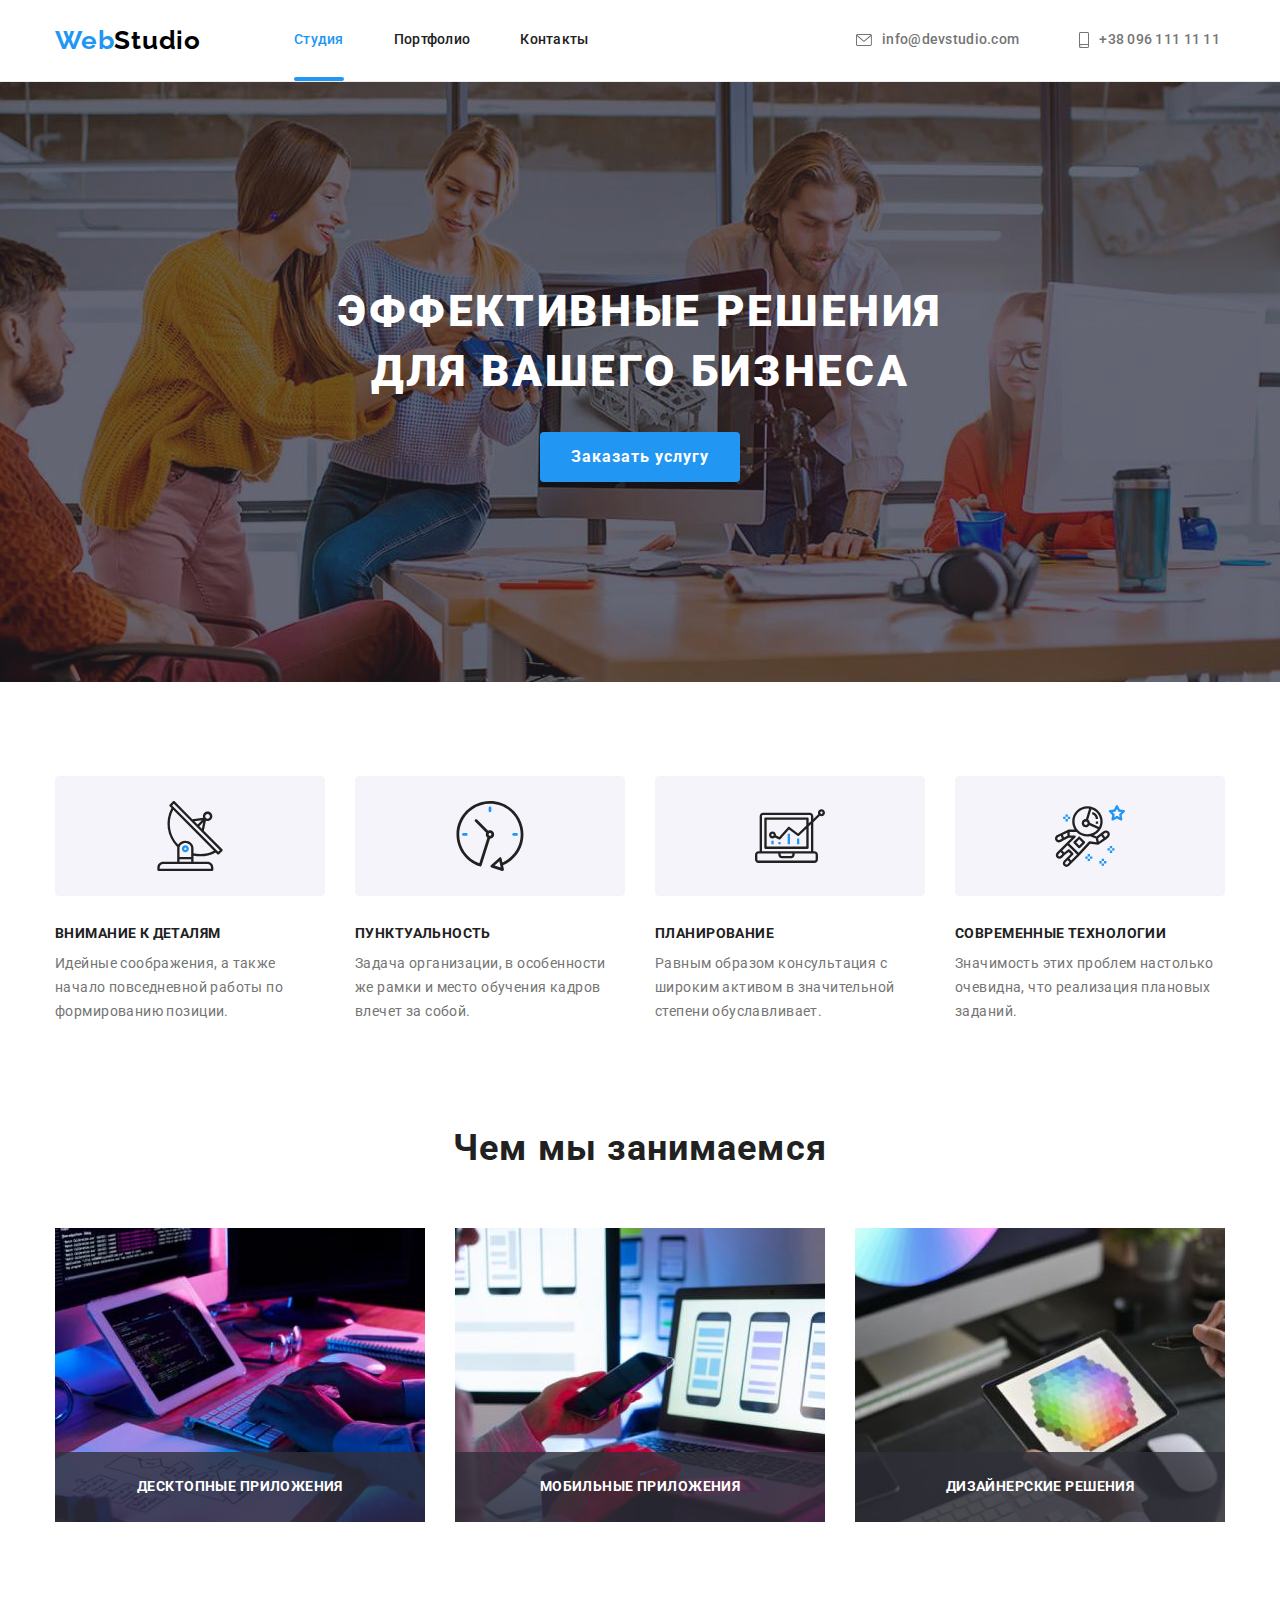
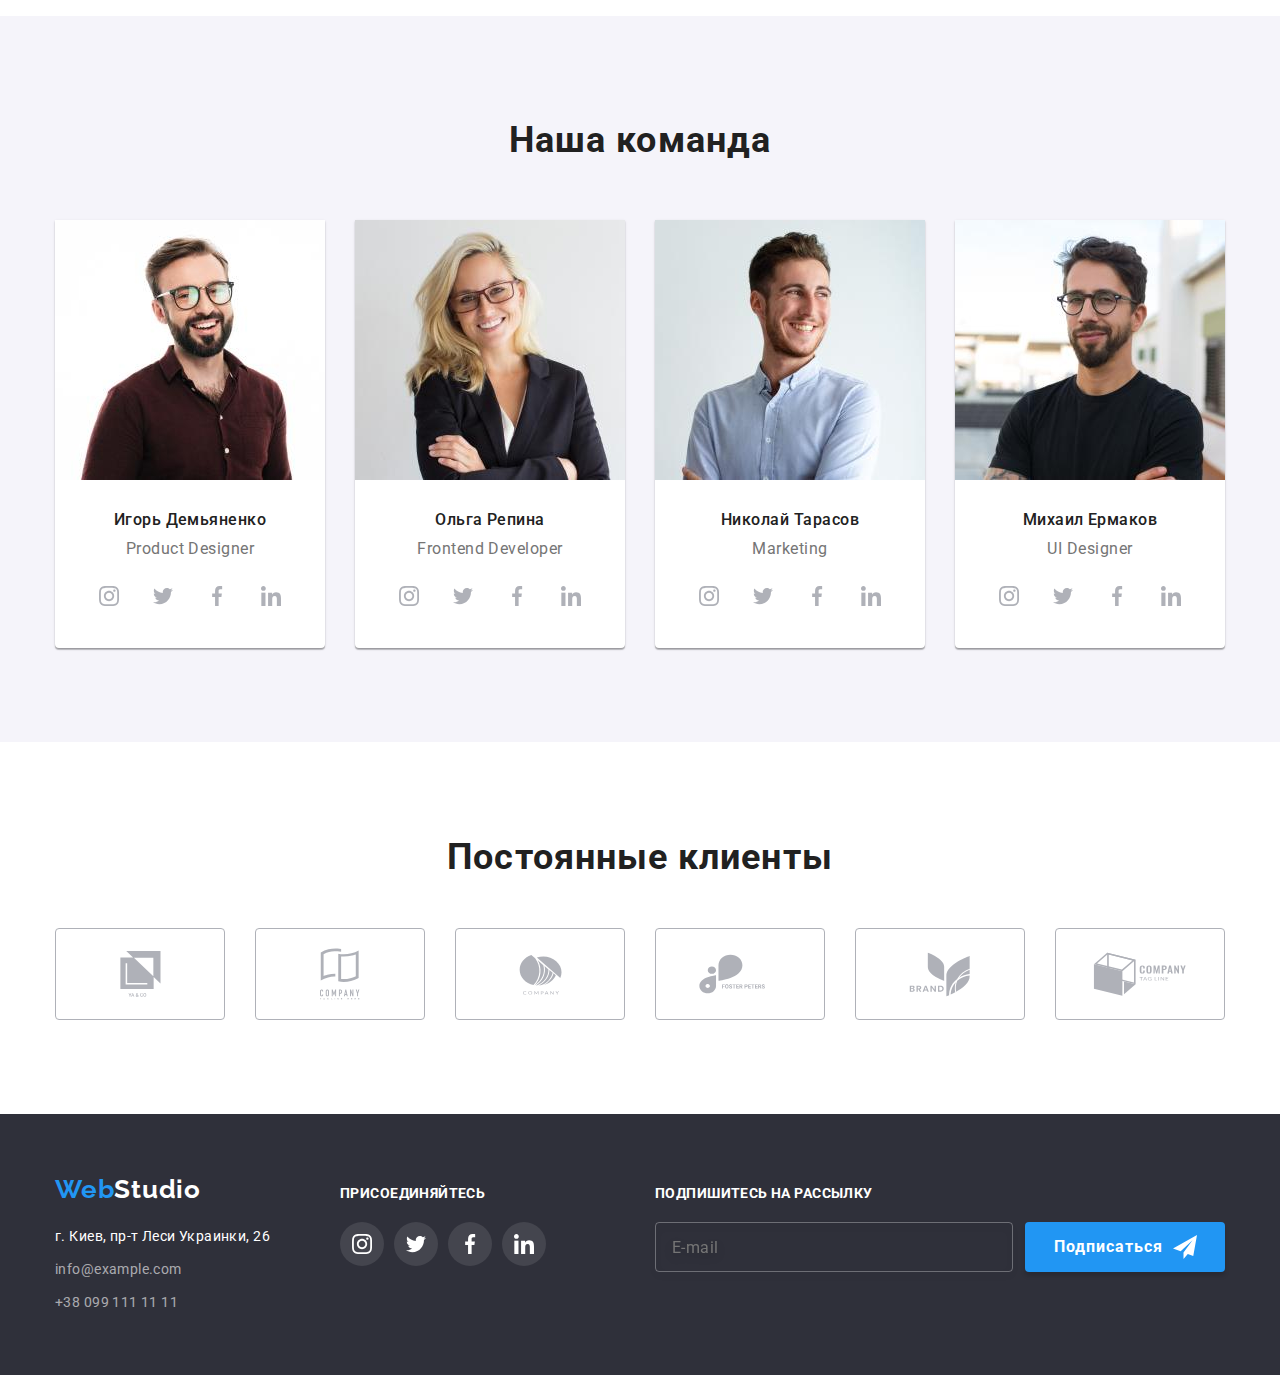
<file: index.html>
<!DOCTYPE html>
<html lang="ru">
<head>
    <meta charset="UTF-8">
    <meta http-equiv="X-UA-Compatible" content="IE=edge">
    <meta name="viewport" content="width=device-width, initial-scale=1.0">
    <title>WebStudio</title>
    <link rel="preconnect" href="https://fonts.googleapis.com">
    <link rel="preconnect" href="https://fonts.gstatic.com" crossorigin>
    <link href="https://fonts.googleapis.com/css2?family=Raleway:wght@700&family=Roboto:wght@400;500;700;900&display=swap"
        rel="stylesheet">
    <link rel="stylesheet" href="https://cdnjs.cloudflare.com/ajax/libs/modern-normalize/1.1.0/modern-normalize.css">
    <link rel="stylesheet" href="./css/styles.css">
</head>
<body>
    <!-- HEADER -->
    <header>
        <div class="container">
            <a class="link logo-header" href="" target="_blank" rel="noopener noreferrer" lang="en"><span
                    class="logo-web">Web</span>Studio</a>
            <nav class="nav">
                <ul class="list">
                    <li class="item">
                    <div class="nav-current">
                        <a class="link nav-item current" href="./index.html" rel="noopener noreferrer">Студия</a>
                    </div>    
                    </li>
                    <li class="item"><a class="link nav-item" href="./portfolio.html" rel="noopener noreferrer">Портфолио</a></li>
                    <li class="item"><a class="link nav-item" href="" rel="noopener noreferrer">Контакты</a></li>
                </ul>
            </nav>
            <ul class="list contacts">
                <li class="item"><a class="link header-contact" href="mailto:info@devstudio.com">
                    <svg class="icon-envelope" width="16" height="12">
                        <use href="./images/icon.svg#icon-envelope"></use>
                    </svg>
                    info@devstudio.com</a>
                </li>
                <li class="item"><a class="link header-contact" href="tel:+380961111111">
                    <svg class="icon-smartphone" width="10" height="16">
                        <use href="./images/icon.svg#icon-smartphone"></use>
                    </svg>
                    +38 096 111 11 11</a></li>
            </ul>
        </div>
    </header>

    <!-- MAIN SECTION -->
    <main>
        <!-- HERO -->
        <section class="hero">
           <div class="container">
                <h1 class="hero-title">Эффективные решения для вашего бизнеса</h1>
                <button class="hero-btn" type="button" data-modal-open>Заказать услугу</button>
           </div>
        </section>

        <!-- ADVANTAGES -->
        <section class="section">
           <div class="container">
                <h2 class="visually-hidden">Достоинства компании</h2>
                <ul class="list advnt-list">
                    <li class="item">
                        <div class="advnt-icons">
                            <svg class="icon-antena" width="270" height="120">
                                <use href="./images/icon.svg#icon-antena"></use>
                            </svg>
                        </div>
                        <h3 class="advnt-title">Внимание к деталям</h3>
                        <p class="advnt-text">Идейные соображения, а также начало повседневной работы по формированию позиции.</p>
                    </li>
                    <li class="item">
                        <div class="advnt-icons">
                            <svg class="icon-clock" width="270" height="120">
                                <use href="./images/icon.svg#icon-clock"></use>
                            </svg>
                        </div>
                        <h3 class="advnt-title">Пунктуальность</h3>
                        <p class="advnt-text">Задача организации, в особенности же рамки и место обучения кадров влечет за собой.</p>
                    </li>
                    <li class="item">
                        <div class="advnt-icons">
                            <svg class="icon-diagram" width="270" height="120">
                                <use href="./images/icon.svg#icon-diagram"></use>
                            </svg>
                        </div>
                        <h3 class="advnt-title">Планирование</h3>
                        <p class="advnt-text">Равным образом консультация с широким активом в значительной степени обуславливает.</p>
                    </li>
                    <li class="item">
                        <div class="advnt-icons">
                            <svg class="icon-astronaut" width="270" height="120">
                                <use href="./images/icon.svg#icon-astronaut"></use>
                            </svg>
                        </div>
                        <h3 class="advnt-title">Современные технологии</h3>
                        <p class="advnt-text">Значимость этих проблем настолько очевидна, что реализация плановых заданий.</p>
                    </li>
                </ul>
           </div>
        </section>

        <!-- SPECIALIZATION -->
        <section class="special section">
            <div class="container">
                <h2 class="special-title">Чем мы занимаемся</h2>
                <ul class="list special-list">
                    <li class="item"><img src="./images/what-are-we-doing-01.jpg" alt="Создание веб-сайтов любой сложности" width="370" height="294">
                        <p class="special-item-label">Десктопные приложения</p>
                    </li>
                    <li class="item"><img src="./images/what-are-we-doing-02.jpg" alt="Создание веб-сайтов любой сложности" width="370" height="294">
                    <p class="special-item-label">Мобильные приложения</p>
                    </li>
                    <li class="item"><img src="./images/what-are-we-doing-03.jpg" alt="Создание веб-сайтов любой сложности" width="370" height="294">
                    <p class="special-item-label">Дизайнерские решения</p>
                    </li>
                </ul>
            </div>
        </section>

        <!-- TEAM -->
        <section class="section team">
            <div class="container">
                <h2 class="team-title">Наша команда</h2>
                <ul class="list team-list">
                    <li class="item">
                        <img src="./images/our-team-01.jpg" alt="Фотография" width="270" height="260">
                        <div class="team-item">
                            <h3 class="team-subtitle">Игорь Демьяненко</h3>
                            <p class="team-text" lang="en">Product Designer</p>
                            <ul class="list social-list">
                                <li class="item"><a href="" class="item social-item">
                                    <svg class="social-icons" width="20" height="20">
                                        <use href="./images/icon.svg#icon-instagram">
                                        </use>
                                    </svg>
                                </a>
                                </li>
                                <li class="item"><a href="" class="item social-item">
                                        <svg class="social-icons" width="20" height="20">
                                            <use href="./images/icon.svg#icon-twitter">
                                            </use>
                                        </svg>
                                    </a>
                                </li>
                                <li class="item"><a href="" class="item social-item">
                                        <svg class="social-icons" width="20" height="20">
                                            <use href="./images/icon.svg#icon-facebook">
                                            </use>
                                        </svg>
                                    </a>
                                </li>
                                <li class="item"><a href="" class="item social-item">
                                        <svg class="social-icons" width="20" height="20">
                                            <use href="./images/icon.svg#icon-linkedin">
                                            </use>
                                        </svg>
                                    </a>
                                </li>
                            </ul>
                        </div>
                    </li>
                    <li class="item">
                        <img src="./images/our-team-02.jpg" alt="Фотография" width="270" height="260">
                       <div class="team-item">
                            <h3 class="team-subtitle">Ольга Репина</h3>
                            <p class="team-text" lang="en">Frontend Developer</p>
                            <ul class="list social-list">
                                <li class="item"><a href="" class="item social-item">
                                        <svg class="social-icons" width="20" height="20">
                                            <use href="./images/icon.svg#icon-instagram">
                                            </use>
                                        </svg>
                                    </a>
                                </li>
                                <li class="item"><a href="" class="item social-item">
                                        <svg class="social-icons" width="20" height="20">
                                            <use href="./images/icon.svg#icon-twitter">
                                            </use>
                                        </svg>
                                    </a>
                                </li>
                                <li class="item"><a href="" class="item social-item">
                                        <svg class="social-icons" width="20" height="20">
                                            <use href="./images/icon.svg#icon-facebook">
                                            </use>
                                        </svg>
                                    </a>
                                </li>
                                <li class="item"><a href="" class="item social-item">
                                        <svg class="social-icons" width="20" height="20">
                                            <use href="./images/icon.svg#icon-linkedin">
                                            </use>
                                        </svg>
                                    </a>
                                </li>
                            </ul>
                       </div>
                    </li>
                    <li class="item">
                        <img src="./images/our-team-03.jpg" alt="Фотография" width="270" height="260">
                        <div class="team-item">
                            <h3 class="team-subtitle">Николай Тарасов</h3>
                            <p class="team-text" lang="en">Marketing</p>
                            <ul class="list social-list">
                                <li class="item"><a href="" class="item social-item">
                                        <svg class="social-icons" width="20" height="20">
                                            <use href="./images/icon.svg#icon-instagram">
                                            </use>
                                        </svg>
                                    </a>
                                </li>
                                <li class="item"><a href="" class="item social-item">
                                        <svg class="social-icons" width="20" height="20">
                                            <use href="./images/icon.svg#icon-twitter">
                                            </use>
                                        </svg>
                                    </a>
                                </li>
                                <li class="item"><a href="" class="item social-item">
                                        <svg class="social-icons" width="20" height="20">
                                            <use href="./images/icon.svg#icon-facebook">
                                            </use>
                                        </svg>
                                    </a>
                                </li>
                                <li class="item"><a href="" class="item social-item">
                                        <svg class="social-icons" width="20" height="20">
                                            <use href="./images/icon.svg#icon-linkedin">
                                            </use>
                                        </svg>
                                    </a>
                                </li>
                            </ul>
                        </div>
                    </li>
                    <li class="item">
                        <img src="./images/our-team-04.jpg" alt="Фотография" width="270" height="260">
                       <div class="team-item">
                            <h3 class="team-subtitle">Михаил Ермаков</h3>
                            <p class="team-text" lang="en">UI Designer</p>
                            <ul class="list social-list">
                                <li class="item"><a href="" class="item social-item">
                                        <svg class="social-icons" width="20" height="20">
                                            <use href="./images/icon.svg#icon-instagram">
                                            </use>
                                        </svg>
                                    </a>
                                </li>
                                <li class="item"><a href="" class="item social-item">
                                        <svg class="social-icons" width="20" height="20">
                                            <use href="./images/icon.svg#icon-twitter">
                                            </use>
                                        </svg>
                                    </a>
                                </li>
                                <li class="item"><a href="" class="item social-item">
                                        <svg class="social-icons" width="20" height="20">
                                            <use href="./images/icon.svg#icon-facebook">
                                            </use>
                                        </svg>
                                    </a>
                                </li>
                                <li class="item"><a href="" class="item social-item">
                                        <svg class="social-icons" width="20" height="20">
                                            <use href="./images/icon.svg#icon-linkedin">
                                            </use>
                                        </svg>
                                    </a>
                                </li>
                            </ul>
                       </div>
                    </li>
                </ul>
            </div>
        </section>

        <!-- CLIENTS -->
        <section class="clients">
            <div class="container">
                <h2 class="clients-title">Постоянные клиенты</h2>
                <ul class="list clients-list">
                    <li class="item clients-item"><a class="link clients-link" href="">
                        <div class="clients-container">
                        <svg class="clients-icon" width="41" height="46">
                            <use href="./images/icon.svg#icon-client-01"></use>
                        </svg>
                        </div>
                        </a>
                    </li>
                    <li class="item clients-item"><a class="link clients-link" href="">
                            <svg class="clients-icon" width="40" height="52">
                                <use href="./images/icon.svg#icon-client-02"></use>
                            </svg>
                        </a>
                    </li>
                    <li class="item clients-item"><a class="link clients-link" href="">
                            <svg class="clients-icon" width="43" height="41">
                                <use href="./images/icon.svg#icon-client-03"></use>
                            </svg>
                        </a>
                    </li>
                    <li class="item clients-item"><a class="link clients-link" href="">
                            <svg class="clients-icon" width="84" height="40">
                                <use href="./images/icon.svg#icon-client-04"></use>
                            </svg>
                        </a>
                    </li>
                    <li class="item clients-item"><a class="link clients-link" href="">
                            <svg class="clients-icon" width="62" height="45">
                                <use href="./images/icon.svg#icon-client-05"></use>
                            </svg>
                        </a>
                    </li>
                    <li class="item clients-item"><a class="link clients-link" href="">
                            <svg class="clients-icon" width="94" height="44">
                                <use href="./images/icon.svg#icon-client-06"></use>
                            </svg>
                        </a>
                    </li>
                </ul>


            </div>


        </section>

    </main>

    <!-- FOOTER -->
    <footer class="footer">
        <div class="container">
            <div class="footer-main">
                <a class="link logo-footer" href="" target="_blank" rel="noopener noreferrer" lang="en"><span
                        class="logo-web">Web</span>Studio</a>
                <address class="address">
                    <p class="address-text">г. Киев, пр-т Леси Украинки, 26</p>
                    <ul class="list">
                        <li><a class="link footer-contact" href="mailto:info@example.com">info@example.com</a></li>
                        <li><a class="link footer-contact" href="tel:+380991111111">+38 099 111 11 11</a></li>
                    </ul>
                </address>
            </div>
            <div class="footer-social">
                <h2 class="social-title">Присоединяйтесь</h2>
                <ul class="list social-footer-list">
                    <li class="item social-footer-item"><a class="link social-footer-link" href="">
                        <svg class="social-icons" width="20" height="20">
                            <use href="./images/icon.svg#icon-instagram"></use>
                        </svg>
                        </a>
                    </li>
                    <li class="item social-footer-item"><a class="link social-footer-link" href="">
                            <svg class="social-icons" width="20" height="20">
                                <use href="./images/icon.svg#icon-twitter"></use>
                            </svg>
                        </a>
                    </li>
                    <li class="item social-footer-item"><a class="link social-footer-link" href="">
                            <svg class="social-icons" width="20" height="20">
                                <use href="./images/icon.svg#icon-facebook"></use>
                            </svg>
                        </a>
                    </li>
                    <li class="item social-footer-item"><a class="link social-footer-link" href="">
                            <svg class="social-icons" width="20" height="20">
                                <use href="./images/icon.svg#icon-linkedin"></use>
                            </svg>
                        </a>
                    </li>
                </ul>
            </div>

            <div class="footer-subscribe">
                <h2 class="subscribe-title">Подпишитесь на рассылку</h2>
                <form class="subscribe-form" autocomplete="off">
                    <label class="subscribe-label" for="sbcr-email" >
                        <input class="subscribe-email" type="email" name="email" placeholder="E-mail" id="sbcr-email">
                    </label>
                    <button class="btn subscribe-btn" type="submit">Подписаться
                        <svg class="subscribe-icon" width="24" height="24">
                            <use href="./images/icon.svg#icon-send"></use>
                        </svg>
                    </button>
                </form>
            </div>

        </div>
    </footer>


<!-- BACKDROP -->

<div class="backdrop is-hidden" data-modal>
    <div class="modal">
        <button class="modal-btn" type="button" data-modal-close>
            <svg class="icon-close">
                <use href="./images/icon.svg#icon-close"></use>
            </svg>
        </button>

        <p class="modal-title">Оставьте свои данные, мы вам перезвоним</p>
        <form class="modal-form" autocomplete="off">
            <ul class="list form-list">
                <li class="form-item">
                    <label class="label-username" for="username" >Имя</label>
                    <div class="input-field">
                    <input class="input-username" type="text" name="username" id="username">
                        <svg class="form-icons" width="18" height="18">
                            <use href="./images/icon.svg#icon-form-person"></use>
                        </svg>
                    </div>
                </li>
                <li class="form-item">
                    <label class="label-tel" for="tel">Телефон</label>
                    <div class="input-field">
                        <input class="input-tel" type="tel" name="tel" id="tel">
                        <svg class="form-icons" width="18" height="18">
                            <use href="./images/icon.svg#icon-form-phone"></use>
                        </svg>
                    </div>
                </li>
                <li class="form-item">
                    <label class="label-email" for="email">Почта</label>
                    <div class="input-field">
                        <input class="input-email" type="email" name="email" id="email">
                        <svg class="form-icons" width="18" height="18">
                            <use href="./images/icon.svg#icon-form-email"></use>
                        </svg>
                    </div>
                </li>
                <li class="form-item">
                    <label class="label-comments" for="comments">Комментарий</label>
                    <textarea class="input-comments" name="comments" id="comments" placeholder="Введите текст"></textarea>
                    </li>
            </ul>
            <div class="form-checkbox">
                <input class="input-checkbox" type="checkbox" name="contract-terms" id="terms">
                <label for="terms" class="label-checkbox">
                    <span class="checkbox-icon">
                        <svg class="icon-check" width="16" height="15">
                            <use href="./images/icon.svg#icon-form-check"></use>
                        </svg>
                    </span>
                    Соглашаюсь с рассылкой и принимаю</label>
                <a class="contract-link" href="">Условия договора</a>
            </div>

            <button type="submit" class="btn form-btn">Отправить</button>
        </form>
    </div>
</div>

<script src="./js/modal.js"></script>
</body>
</html>
</file>
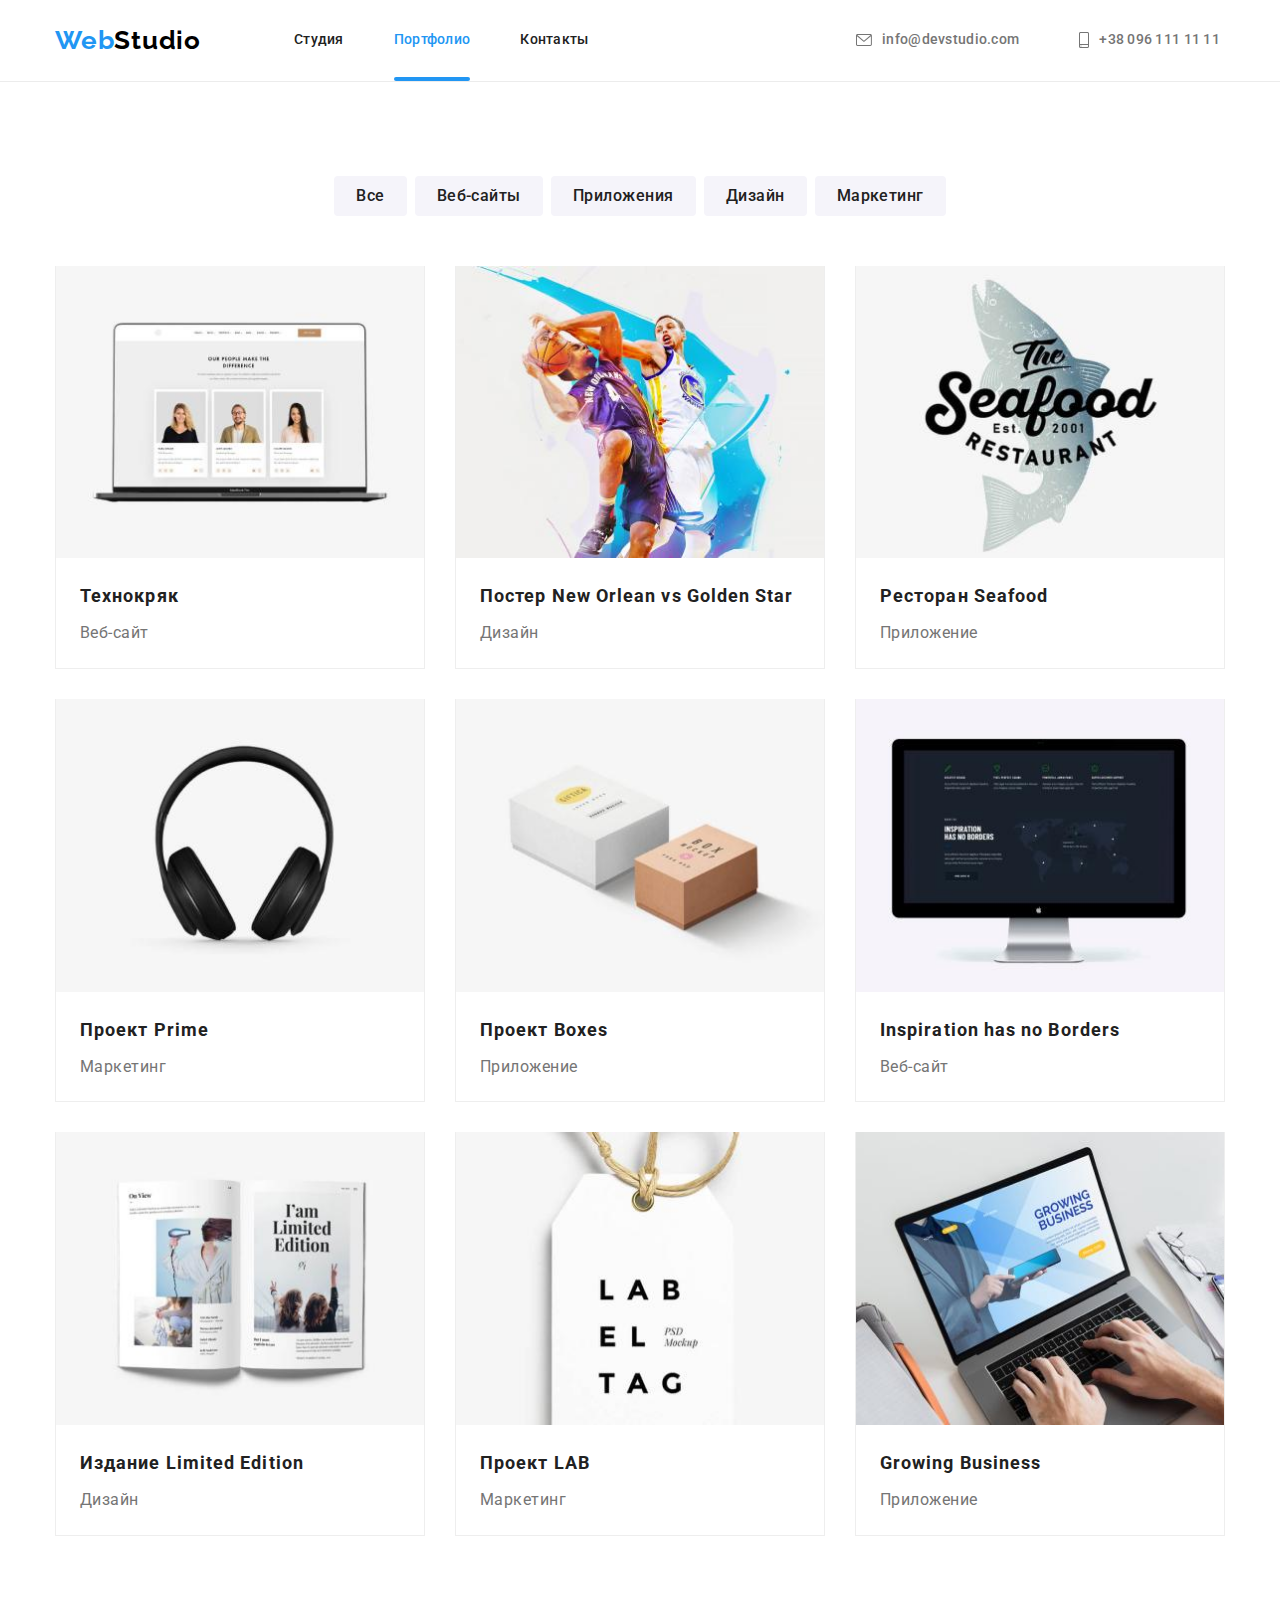
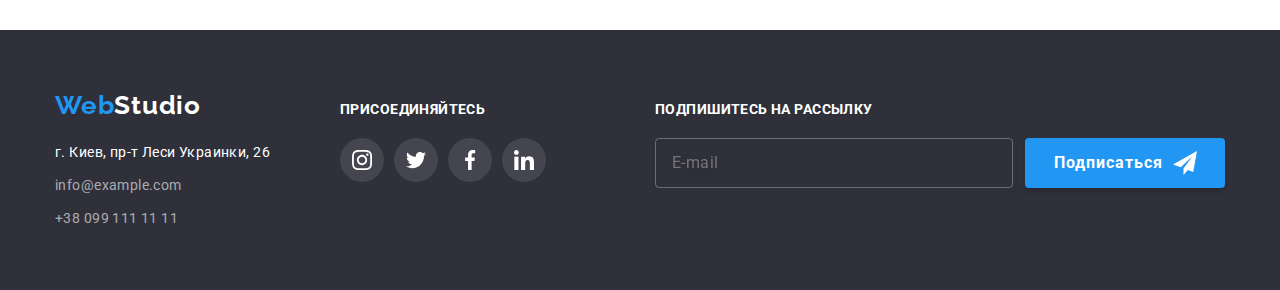
<file: portfolio.html>
<!DOCTYPE html>
<html lang="ru">

<head>
    <meta charset="UTF-8">
    <meta http-equiv="X-UA-Compatible" content="IE=edge">
    <meta name="viewport" content="width=device-width, initial-scale=1.0">
    <title>Portfolio</title>
    <link rel="preconnect" href="https://fonts.googleapis.com">
    <link rel="preconnect" href="https://fonts.gstatic.com" crossorigin>
    <link
        href="https://fonts.googleapis.com/css2?family=Raleway:wght@700&family=Roboto:wght@400;500;700;900&display=swap"
        rel="stylesheet">
    <link rel="stylesheet" href="https://cdnjs.cloudflare.com/ajax/libs/modern-normalize/1.1.0/modern-normalize.css">
    <link rel="stylesheet" href="./css/styles.css">
</head>

<body>
    <!-- HEADER -->
    <header>
        <div class="container">
            <a class="link logo-header" href="" target="_blank" rel="noopener noreferrer" lang="en"><span
                    class="logo-web">Web</span>Studio</a>
            <nav class="nav">
                <ul class="list">
                    <li class="item"><a class="link nav-item" href="./index.html" rel="noopener noreferrer">Студия</a></li>
                    <li class="item">
                        <div class="nav-current">
                        <a class="link nav-item current" href="./portfolio.html"
                            rel="noopener noreferrer">Портфолио</a>
                        </div>
                    </li>
                    <li class="item"><a class="link nav-item" href="" rel="noopener noreferrer">Контакты</a></li>
                </ul>
            </nav>
            <ul class="list contacts">
                <li class="item"><a class="link header-contact" href="mailto:info@devstudio.com">
                        <svg class="icon-envelope" width="16" height="12">
                            <use href="./images/icon.svg#icon-envelope"></use>
                        </svg>
                        info@devstudio.com</a>
                </li>
                <li class="item"><a class="link header-contact" href="tel:+380961111111">
                        <svg class="icon-smartphone" width="10" height="16">
                            <use href="./images/icon.svg#icon-smartphone"></use>
                        </svg>
                        +38 096 111 11 11</a></li>
            </ul>
        </div>
    </header>

    <!-- MAIN SECTION -->
    <main>
        <h1 class="visually-hidden">Наши работы</h1>
        <section class="cards">
            <div class="container">
                <h2 class="visually-hidden">Перечень работ</h2>
                <ul class="list list-btn">
                    <li class="item"><button class="works-btn" type="button">Все</button></li>
                    <li class="item"><button class="works-btn" type="button">Веб-сайты</button></li>
                    <li class="item"><button class="works-btn" type="button">Приложения</button></li>
                    <li class="item"><button class="works-btn" type="button">Дизайн</button></li>
                    <li class="item"><button class="works-btn" type="button">Маркетинг</button></li>
                </ul>
                <ul class="list cards-list">
                    <li class="item">
                        <div class="card-item-overlay">
                            <a class="link" href="" rel="noopener noreferrer"><img src="./images/our-works-01.jpg"
                                alt="Разработка веб-сайтов" width="370" height="294"></a>
                                <p class="overlay-text">Технокряк это современная площадка распространения коронавируса. Компании используют эту платформу для цифрового
                                шпионажа и атак на защищённые сервера конкурентов.</p>
                        </div>
                        <div class="works-position">
                            <h3 class="works-item">Технокряк</h3>
                            <p class="works-text">Веб-сайт</p>
                        </div>
                    </li>
                    <li class="item">
                        <div class="card-item-overlay">
                        <a class="link" href="" rel="noopener noreferrer"><img src="./images/our-works-02.jpg"
                                alt="Разработка веб-сайтов" width="370" height="294"></a>
                                <p class="overlay-text">Технокряк это современная площадка распространения коронавируса. Компании используют эту
                                    платформу для цифрового
                                    шпионажа и атак на защищённые сервера конкурентов.</p>
                        </div>
                        <div class="works-position">
                            <h3 class="works-item">Постер New Orlean vs Golden Star</h3>
                            <p class="works-text">Дизайн</p>
                        </div>
                    </li>
                    <li class="item">
                        <div class="card-item-overlay">
                        <a class="link" href="" rel="noopener noreferrer"><img src="./images/our-works-03.jpg"
                                alt="Разработка веб-сайтов" width="370" height="294"></a>
                                <p class="overlay-text">Технокряк это современная площадка распространения коронавируса. Компании используют эту
                                    платформу для цифрового
                                    шпионажа и атак на защищённые сервера конкурентов.</p>
                        </div>
                        <div class="works-position">
                            <h3 class="works-item">Ресторан Seafood</h3>
                            <p class="works-text">Приложение</p>
                        </div>
                    </li>
                    <li class="item">
                        <div class="card-item-overlay">
                        <a class="link" href="" rel="noopener noreferrer"><img src="./images/our-works-04.jpg"
                                alt="Разработка веб-сайтов" width="370" height="294"></a>
                                <p class="overlay-text">Технокряк это современная площадка распространения коронавируса. Компании используют эту
                                    платформу для цифрового
                                    шпионажа и атак на защищённые сервера конкурентов.</p>
                        </div>
                        <div class="works-position">
                            <h3 class="works-item">Проект Prime</h3>
                            <p class="works-text">Маркетинг</p>
                        </div>
                    </li>
                    <li class="item">
                        <div class="card-item-overlay">
                        <a class="link" href="" rel="noopener noreferrer"><img src="./images/our-works-05.jpg"
                                alt="Разработка веб-сайтов" width="370" height="294"></a>
                                <p class="overlay-text">Технокряк это современная площадка распространения коронавируса. Компании используют эту
                                    платформу для цифрового
                                    шпионажа и атак на защищённые сервера конкурентов.</p>
                        </div>
                        <div class="works-position">
                            <h3 class="works-item">Проект Boxes</h3>
                            <p class="works-text">Приложение</p>
                        </div>
                    </li>
                    <li class="item">
                        <div class="card-item-overlay">
                        <a class="link" href="" rel="noopener noreferrer"><img src="./images/our-works-06.jpg"
                                alt="Разработка веб-сайтов" width="370" height="294"></a>
                                <p class="overlay-text">Технокряк это современная площадка распространения коронавируса. Компании используют эту
                                    платформу для цифрового
                                    шпионажа и атак на защищённые сервера конкурентов.</p>
                        </div>
                        <div class="works-position">
                            <h3 class="works-item">Inspiration has no Borders</h3>
                            <p class="works-text">Веб-сайт</p>
                        </div>
                    </li>
                    <li class="item">
                        <div class="card-item-overlay">
                        <a class="link" href="" rel="noopener noreferrer"><img src="./images/our-works-07.jpg"
                                alt="Разработка веб-сайтов" width="370" height="294"></a>
                                <p class="overlay-text">Технокряк это современная площадка распространения коронавируса. Компании используют эту
                                    платформу для цифрового
                                    шпионажа и атак на защищённые сервера конкурентов.</p>
                        </div>
                        <div class="works-position">
                            <h3 class="works-item">Издание Limited Edition</h3>
                            <p class="works-text">Дизайн</p>
                        </div>
                    </li>
                    <li class="item">
                        <div class="card-item-overlay">
                        <a class="link" href="" rel="noopener noreferrer"><img src="./images/our-works-08.jpg"
                                alt="Разработка веб-сайтов" width="370" height="294"></a>
                                <p class="overlay-text">Технокряк это современная площадка распространения коронавируса. Компании используют эту
                                    платформу для цифрового
                                    шпионажа и атак на защищённые сервера конкурентов.</p>
                        </div>
                        <div class="works-position">
                            <h3 class="works-item">Проект LAB</h3>
                            <p class="works-text">Маркетинг</p>
                        </div>
                    </li>
                    <li class="item">
                        <div class="card-item-overlay">
                        <a class="link" href="" rel="noopener noreferrer"><img src="./images/our-works-09.jpg"
                                alt="Разработка веб-сайтов" width="370" height="294"></a>
                                <p class="overlay-text">Технокряк это современная площадка распространения коронавируса. Компании используют эту
                                    платформу для цифрового
                                    шпионажа и атак на защищённые сервера конкурентов.</p>
                        </div>
                        <div class="works-position">
                            <h3 class="works-item">Growing Business</h3>
                            <p class="works-text">Приложение</p>
                        </div>
                    </li>
                </ul>
            </div>
        </section>
    </main>

    <footer class="footer">
        <div class="container">
            <div class="footer-main">
                <a class="link logo-footer" href="" target="_blank" rel="noopener noreferrer" lang="en"><span
                        class="logo-web">Web</span>Studio</a>
                <address class="address">
                    <p class="address-text">г. Киев, пр-т Леси Украинки, 26</p>
                    <ul class="list">
                        <li><a class="link footer-contact" href="mailto:info@example.com">info@example.com</a></li>
                        <li><a class="link footer-contact" href="tel:+380991111111">+38 099 111 11 11</a></li>
                    </ul>
                </address>
            </div>
            <div class="footer-social">
                <h2 class="social-title">Присоединяйтесь</h2>
                <ul class="list social-footer-list">
                    <li class="item social-footer-item"><a class="link social-footer-link" href="">
                            <svg class="social-icons" width="20" height="20">
                                <use href="./images/icon.svg#icon-instagram"></use>
                            </svg>
                        </a>
                    </li>
                    <li class="item social-footer-item"><a class="link social-footer-link" href="">
                            <svg class="social-icons" width="20" height="20">
                                <use href="./images/icon.svg#icon-twitter"></use>
                            </svg>
                        </a>
                    </li>
                    <li class="item social-footer-item"><a class="link social-footer-link" href="">
                            <svg class="social-icons" width="20" height="20">
                                <use href="./images/icon.svg#icon-facebook"></use>
                            </svg>
                        </a>
                    </li>
                    <li class="item social-footer-item"><a class="link social-footer-link" href="">
                            <svg class="social-icons" width="20" height="20">
                                <use href="./images/icon.svg#icon-linkedin"></use>
                            </svg>
                        </a>
                    </li>
                </ul>
            </div>
            
            <div class="footer-subscribe">
                <h2 class="subscribe-title">Подпишитесь на рассылку</h2>
                <form class="subscribe-form" action="" autocomplete="off">
                    <label class="subscribe-label" for="">
                        <input class="subscribe-email" type="email" name="email" placeholder="E-mail">
                    </label>
                    <button class="btn subscribe-btn" type="submit">Подписаться
                        <svg class="subscribe-icon" width="24" height="24">
                            <use href="./images/icon.svg#icon-send"></use>
                        </svg>
                    </button>
                </form>
            </div>
        </div>
    </footer>
</body>

</html>
</file>
<file: css/styles.css>
:root {
  --main-text-color: #757575;
  --logo-first-color: #000000;
  --logo-web-color: #2196f3;
  --logo-second-color: #ffffff;
  --main-title-color: #ffffff;
  --second-title-color: #212121;
  --third-title-color: #212121;
  --nav-color: #212121;
  --hero-btn-color: #ffffff;
  --hero-btn-bckgr: #2196f3;
  --works-btn-color: #212121;
  --works-btn-bckgr: #f5f4fa;
  --accent-color: #2196f3;
  --cards-border-color: #eeeeee;
  --background-color: #f5f4fa;
  --social-items-color: #afb1b8;
  --social-items-accent-color: #ffffff;
}

/* *,
*::after,
*::before {
  outline: 1px solid red;
} */

h1,
h2,
h3,
h4,
p,
ul {
  margin: 0;
  padding: 0;
}

img {
  display: block;
  max-width: 100%;
  height: auto;
}

body {
  font-family: Roboto, sans-serif;
  color: var(--main-text-color);
  /* width: 1600px; */
}

.container {
  width: 1200px;
  margin: 0 auto;
  padding: 0 15px;
}

.section {
  padding-top: 94px;
  padding-bottom: 94px;
}

/* ------COMMON CLASSES------ */
.visually-hidden {
  position: absolute;
  clip: rect(0 0 0 0);
  width: 1px;
  height: 1px;
  margin: -1px;
  border: 0;
  padding: 0;
  overflow: hidden;
}

.link {
  text-decoration: none;
}

.list {
  list-style: none;
}

/* ------HEADER------ */
header {
  padding-top: 25px;
  padding-bottom: 25px;
  border-bottom: 1px solid #ececec;
}

header > .container {
  display: flex;
  align-items: center;
}

.logo-header {
  font-family: Raleway, sans-serif;
  font-weight: 700;
  font-size: 26px;
  line-height: 1.19;
  letter-spacing: 0.03em;
  color: var(--logo-first-color);

  margin-right: 93px;
}

.logo-web {
  color: var(--logo-web-color);
}

.nav > .list {
  display: flex;
}
.nav > .list > .item:not(:last-child) {
  margin-right: 50px;
}
.nav {
  margin-right: auto;
}

.nav-item {
  font-weight: 500;
  font-size: 14px;
  line-height: 1.14;
  letter-spacing: 0.02em;
  color: var(--nav-color);
  transition: color 250ms cubic-bezier(0.4, 0, 0.2, 1);

  display: block;
  padding-top: 5px;
  padding-bottom: 5px;
}

.nav-item:hover,
.nav-item:focus {
  color: var(--accent-color);
}

.nav-item.current {
  color: var(--accent-color);
}

.nav-current {
  position: relative;
}

.nav-current:after {
  content: '';
  position: absolute;
  bottom: 0;
  left: 0;
  transform: translateY(28px);

  display: block;
  width: 100%;
  height: 4px;
  border-radius: 2px;
  background-color: var(--accent-color);
}

.list.contacts {
  display: flex;
}

.contacts > .item:not(:last-child) {
  margin-right: 50px;
}

.contacts > .item {
  justify-content: flex-end;
}

.header-contact {
  font-weight: 500;
  font-size: 14px;
  line-height: 1.14;
  letter-spacing: 0.02em;
  color: var(--main-text-color);
  transition: color 250ms cubic-bezier(0.4, 0, 0.2, 1);
  display: flex;
  padding: 5px;
  align-items: center;
}

.header-contact:hover,
.header-contact:focus {
  color: var(--accent-color);
}

.icon-envelope {
  fill: currentColor;
  margin-right: 10px;
}

.icon-smartphone {
  fill: currentColor;
  margin-right: 10px;
}

/* ------HERO------ */

.hero {
  background-color: #2f303a;
  background-image: linear-gradient(rgba(47, 48, 58, 0.4), rgba(47, 48, 58, 0.4)),
    url(../images/hero.jpg);
  background-repeat: no-repeat;
  background-size: 1600px auto;
  background-position: center;

  padding-top: 200px;
  padding-bottom: 200px;
}

.hero-title {
  font-weight: 900;
  font-size: 44px;
  line-height: 1.36;
  text-align: center;
  letter-spacing: 0.06em;
  text-transform: uppercase;
  color: var(--main-title-color);

  width: 696px;
  height: 120px;
  margin: 0 auto 30px auto;
}

.hero-btn {
  font-family: inherit;
  font-weight: 700;
  font-size: 16px;
  line-height: 1.87;
  display: flex;
  align-items: center;
  text-align: center;
  letter-spacing: 0.06em;
  color: var(--hero-btn-color);
  background-color: var(--hero-btn-bckgr);
  cursor: pointer;

  width: 200px;
  height: 50px;
  box-shadow: 0px 4px 4px rgba(0, 0, 0, 0.15);
  border: none;
  border-radius: 4px;

  display: block;
  margin: 0 auto;
  padding: 0;
}

/* ------ADVANTAGES------ */
.advnt-list {
  display: flex;
}

.advnt-list > .item {
  width: 270px;
  margin-right: 30px;
}
.advnt-list > .item:last-child {
  margin-right: 0;
}

.advnt-icons {
  display: flex;
  margin-bottom: 30px;
}

.icon-antena,
.icon-clock,
.icon-diagram,
.icon-astronaut {
  border-radius: 4px;
}

.advnt-title {
  font-weight: 700;
  font-size: 14px;
  line-height: 1.14;
  letter-spacing: 0.03em;
  text-transform: uppercase;
  color: var(--third-title-color);

  margin-bottom: 10px;
}

.advnt-text {
  font-size: 14px;
  line-height: 1.71;
  letter-spacing: 0.03em;
  color: var(--main-text-color);
}

/* ------SPECIALIZATION------ */
.special.section {
  padding-top: 0;
}

.special-title {
  font-weight: 700;
  font-size: 36px;
  line-height: 1.67;
  text-align: center;
  letter-spacing: 0.03em;
  color: var(--second-title-color);

  margin-bottom: 50px;
}

.special-list {
  display: flex;
}

.special-list > .item {
  flex-basis: calc(100% - (2 * 30px) / 4);
  margin-right: 30px;
  position: relative;
}

.special-list > .item:last-child {
  margin-right: 0px;
}

.special-item-label {
  position: absolute;
  left: 0;
  bottom: 0;

  width: 100%;
  height: 70px;
  background-color: rgba(47, 48, 58, 0.8);
  display: flex;
  justify-content: center;
  align-items: center;

  font-weight: 700;
  font-size: 14px;
  line-height: 1.14;
  text-align: center;
  letter-spacing: 0.03em;
  text-transform: uppercase;
  color: #ffffff;
}

/* ------TEAM------ */

.team {
  background-color: #f5f4fa;
}

.team-list {
  display: flex;
}

.team-list > .item {
  flex-basis: calc((100% - 3 * 30px) / 4);
  margin-right: 30px;
  box-shadow: 0px 1px 3px rgba(0, 0, 0, 0.12), 0px 1px 1px rgba(0, 0, 0, 0.14),
    0px 2px 1px rgba(0, 0, 0, 0.2);
  border-radius: 0px 0px 4px 4px;
  background-color: #ffffff;
}

.team-list > .item:last-child {
  margin-right: 0;
}

.team-item {
  padding: 30px 0;
}

.team-title {
  font-weight: 700;
  font-size: 36px;
  line-height: 1.67;
  text-align: center;
  letter-spacing: 0.03em;
  color: var(--second-title-color);

  margin-bottom: 50px;
}

.team-subtitle {
  font-weight: 500;
  font-size: 16px;
  line-height: 1.19;
  text-align: center;
  letter-spacing: 0.03em;
  color: var(--third-title-color);

  margin-bottom: 10px;
}

.team-text {
  font-size: 16px;
  line-height: 1.19;
  text-align: center;
  letter-spacing: 0.03em;
  color: var(--main-text-color);
  margin-bottom: 16px;
}

.social-list {
  width: 206px;
  display: flex;
  margin: 0 auto;
}

.social-list > .item:not(:last-child) {
  margin-right: 10px;
}

.social-list > .item {
  width: 44px;
  height: 44px;
}

.social-item {
  width: 100%;
  height: 100%;
  display: flex;
  justify-content: center;
  align-items: center;
  color: var(--social-items-color);
  transition: color 250ms cubic-bezier(0.4, 0, 0.2, 1),
    background-color 250ms cubic-bezier(0.4, 0, 0.2, 1);
  border-radius: 50%;
}

.social-item:hover,
.social-item:focus {
  background-color: var(--accent-color);
  color: var(--social-items-accent-color);
}
.social-icons {
  fill: currentColor;
}

/* ------CLIENTS------ */

.clients {
  padding: 94px 0;
}

.clients-title {
  font-weight: 700;
  font-size: 36px;
  line-height: 1.17;
  text-align: center;
  letter-spacing: 0.03em;
  color: var(--second-title-color);
  margin-bottom: 50px;
}

.clients-list {
  display: flex;
}

.clients-item {
  width: 170px;
  height: 92px;
  display: flex;
  justify-content: center;
  align-items: center;
  margin-right: 30px;
}

.clients-item:last-child {
  margin-right: 0;
}

.clients-link {
  width: 100%;
  height: 100%;
  display: flex;
  justify-content: center;
  align-items: center;
  border: 1px solid #afb1b8;
  border-radius: 4px;
  color: var(--social-items-color);
  transition: color 250ms cubic-bezier(0.4, 0, 0.2, 1),
    border-color 250ms cubic-bezier(0.4, 0, 0.2, 1), filter 250ms cubic-bezier(0.4, 0, 0.2, 1);
}

.clients-link:hover,
.clients-link:focus {
  color: var(--accent-color);
  border-color: var(--accent-color);
  filter: drop-shadow(0px 4px 4px rgba(0, 0, 0, 0.25));
}

.clients-container {
  width: 106px;
  height: 60px;
  display: flex;
  justify-content: center;
  align-items: center;
}

.clients-icon {
  fill: currentColor;
}

/* ------FOOTER------ */
.footer {
  background-color: #2f303a;
  padding: 60px 0;
}

.footer > .container {
  display: flex;
  align-items: baseline;
}

.footer-main {
  margin-right: 70px;
}

.logo-footer {
  font-family: Raleway, sans-serif;
  font-weight: 700;
  font-size: 26px;
  line-height: 1.19;
  letter-spacing: 0.03em;
  color: var(--logo-second-color);

  display: block;
  margin-bottom: 20px;
}

.address {
  font-style: inherit;
}

.address-text {
  font-weight: 400;
  font-size: 14px;
  line-height: 1.71;
  letter-spacing: 0.03em;
  color: #ffffff;

  margin-bottom: 9px;
}

.footer-contact {
  font-family: inherit;
  font-weight: 400;
  font-size: 14px;
  line-height: 1.71;
  letter-spacing: 0.03em;
  color: rgba(255, 255, 255, 0.6);
  transition: color 250ms cubic-bezier(0.4, 0, 0.2, 1);

  display: block;
}

.footer-contact:hover,
.footer-contact:focus {
  color: var(--accent-color);
}

a[href='mailto:info@example.com'] {
  margin-bottom: 9px;
}

.footer-social {
  /* margin-right: 93px; */
}

.social-title {
  font-weight: 700;
  font-size: 14px;
  line-height: 1.14;
  letter-spacing: 0.03em;
  text-transform: uppercase;
  color: var(--main-title-color);
  margin-bottom: 20px;
}

.social-footer-list {
  display: flex;
}

.social-footer-item {
  width: 44px;
  height: 44px;
  margin-right: 10px;
}

.social-footer-item:last-child {
  margin-right: 0;
}

.social-footer-link {
  width: 100%;
  height: 100%;
  display: flex;
  justify-content: center;
  align-items: center;
  color: var(--main-title-color);
  background-color: rgba(255, 255, 255, 0.1);
  transition: background-color 250ms cubic-bezier(0.4, 0, 0.2, 1);
  border-radius: 50%;
}

.social-footer-link:hover,
.social-footer-link:focus {
  background-color: var(--accent-color);
}

/* ------FOTER SUBSCRIBE------ */

.footer-subscribe {
  min-width: 570px;
  margin-left: auto;
}

.subscribe-title {
  font-weight: 700;
  font-size: 14px;
  line-height: 1.14;
  letter-spacing: 0.03em;
  text-transform: uppercase;
  color: var(--main-title-color);
  margin-bottom: 20px;
}

.subscribe-form {
  display: flex;
  justify-content: flex-end;
  align-items: center;
}

.subscribe-email {
  display: inline-block;
  width: 358px;
  height: 50px;
  margin-right: 12px;
  /* outline: none; */
  border: 1px solid rgba(255, 255, 255, 0.3);
  filter: drop-shadow(0px 4px 4px rgba(0, 0, 0, 0.15));
  border-radius: 4px;
  background-color: inherit;

  padding: 0;
  padding-left: 16px;
  font-weight: 400;
  font-size: 16px;
  line-height: 1.25;
  letter-spacing: 0.03em;
  color: rgba(255, 255, 255, 0.6);
}

.subscribe-btn {
  position: relative;
  display: inline-block;
  width: 200px;
  height: 50px;
  cursor: pointer;
  background: var(--accent-color);
  box-shadow: 0px 4px 4px rgba(0, 0, 0, 0.15);
  border: none;
  border-radius: 4px;

  text-align: left;
  padding: 0;
  padding-left: 29px;
  font-weight: 700;
  font-size: 16px;
  line-height: 1.87;
  letter-spacing: 0.06em;
  color: #ffffff;
}

.subscribe-icon {
  position: absolute;
  top: 50%;
  right: 28px;
  transform: translateY(-50%);
  fill: #ffffff;
}

/* ------PORTFOLIO------ */

.cards {
  padding: 94px 0;
}

.list-btn {
  display: flex;
  justify-content: center;
  margin-bottom: 50px;
}

.list-btn > .item:not(:last-child) {
  margin-right: 8px;
}

.works-btn {
  font-family: inherit;
  font-weight: 500;
  font-size: 16px;
  line-height: 1.62;
  text-align: center;
  letter-spacing: 0.03em;
  color: var(--works-btn-color);
  background-color: var(--works-btn-bckgr);
  border-radius: 4px;
  border-color: transparent;
  cursor: pointer;
  transition: color 250ms cubic-bezier(0.4, 0, 0.2, 1),
    background-color 250ms cubic-bezier(0.4, 0, 0.2, 1),
    box-shadow 250ms cubic-bezier(0.4, 0, 0.2, 1);

  display: block;
  margin: 0;
  padding: 5px 20px;
}

.works-btn:hover,
.works-btn:focus {
  color: #ffffff;
  box-shadow: 0px 3px 1px rgba(0, 0, 0, 0.1), 0px 1px 2px rgba(0, 0, 0, 0.08),
    0px 2px 2px rgba(0, 0, 0, 0.12);
  background-color: var(--accent-color);
}

.cards-list {
  display: flex;
  flex-wrap: wrap;
}

.cards-list > .item {
  background-color: #ffffff;
  border-bottom: 1px solid var(--cards-border-color);
  border-right: 1px solid var(--cards-border-color);
  border-left: 1px solid var(--cards-border-color);
  transition: box-shadow 250ms cubic-bezier(0.4, 0, 0.2, 1);

  flex-basis: calc((100% - (2 * 30px)) / 3);
  margin-right: 30px;
  margin-bottom: 30px;
}

.cards-list > .item:nth-child(3n) {
  margin-right: 0;
}

.cards-list > .item:nth-last-child(-n + 3) {
  margin-bottom: 0px;
}

.cards-list > .item:hover,
.cards-list > .item:focus {
  box-shadow: 0px 1px 1px rgba(0, 0, 0, 0.12), 0px 4px 4px rgba(0, 0, 0, 0.06),
    1px 4px 6px rgba(0, 0, 0, 0.16);
}

.card-item-overlay {
  position: relative;
  overflow: hidden;
}

.overlay-text {
  position: absolute;
  left: 0;
  top: 0;
  transform: translateY(101%);
  transition: transform 250ms cubic-bezier(0.4, 0, 0.2, 1);

  width: 100%;
  height: 100%;
  padding: 63px 24px;

  font-weight: 400;
  font-size: 18px;
  line-height: 1.56;
  letter-spacing: 0.03em;
  color: #ffffff;
  background-color: rgba(33, 150, 243, 0.9);
}

.cards-list > .item:hover .overlay-text,
.cards-list > .item:focus .overlay-text {
  transform: translateY(0);
}

.works-position {
  padding: 20px 24px;
}
.works-item {
  font-weight: 700;
  font-size: 18px;
  line-height: 2;
  letter-spacing: 0.06em;
  color: var(--third-title-color);

  margin-bottom: 4px;
}

.works-text {
  font-weight: 400;
  font-size: 16px;
  line-height: 1.87;
  letter-spacing: 0.03em;
  color: var(--main-text-color);
}

/* ------BACKDROP------ */

.backdrop {
  position: fixed;
  top: 0;
  left: 0;

  width: 100vw;
  height: 100vh;
  background-color: rgba(0, 0, 0, 0.2);
  opacity: 1;
  transform: scale(1);
  transition: opacity 500ms cubic-bezier(0.4, 0, 0.2, 1),
    transform 1000ms cubic-bezier(0.4, 0, 0.2, 1);
}

.backdrop.is-hidden {
  /* visibility: hidden; */
  pointer-events: none;
  opacity: 0;
  transform: scale(0.3);
}

.modal {
  position: absolute;
  top: 50%;
  left: 50%;
  transform: translate(-50%, -50%);

  width: 528px;
  height: 581px;
  padding: 40px;
  background-color: #ffffff;
  box-shadow: 0px 1px 3px rgba(0, 0, 0, 0.12), 0px 1px 1px rgba(0, 0, 0, 0.14),
    0px 2px 1px rgba(0, 0, 0, 0.2);
  border-radius: 4px;
}

.modal-btn {
  position: absolute;
  top: 8px;
  right: 8px;

  padding: 0;
  width: 30px;
  height: 30px;
  border: 1px solid rgba(0, 0, 0, 0.1);
  border-radius: 50% 50%;
  background-color: #ffffff;
  display: flex;
  justify-content: center;
  align-items: center;
}

.icon-close {
  width: 18px;
  height: 18px;
  cursor: pointer;
  transition: fill 250ms cubic-bezier(0.4, 0, 0.2, 1);
}

.modal-btn:hover .icon-close,
.modal-btn:focus .icon-close {
  fill: var(--accent-color);
}

.modal-title {
  margin-bottom: 12px;

  font-weight: 700;
  font-size: 20px;
  line-height: 1.15;
  text-align: center;
  letter-spacing: 0.03em;
  color: #212121;
}

.form-list {
  margin-bottom: 20px;
}

.form-item:not(:last-child) {
  margin-bottom: 10px;
}

.label-username,
.label-tel,
.label-email,
.label-comments {
  display: block;
  margin-bottom: 4px;

  font-size: 12px;
  line-height: 1.17;
  letter-spacing: 0.01em;
  color: #757575;
}

.input-field {
  position: relative;
}

.input-username,
.input-tel,
.input-email {
  display: block;
  width: 100%;
  height: 40px;
  outline: none;
  border: 1px solid rgba(33, 33, 33, 0.2);
  border-radius: 4px;
  transition: border-color 250ms cubic-bezier(0.4, 0, 0.2, 1);

  padding: 0;
  padding-left: 35px;
  font-size: 12px;
  line-height: 1.17;
  letter-spacing: 0.01em;
  color: #757575;
}

.form-icons {
  position: absolute;
  display: block;
  top: 50%;
  left: 12px;
  transform: translateY(-50%);
  transition: fill 250ms cubic-bezier(0.4, 0, 0.2, 1);
}

.input-field:focus-within .input-username,
.input-field:focus-within .input-tel,
.input-field:focus-within .input-email,
.input-comments:focus-within {
  border-color: var(--accent-color);
}

.input-field:focus-within {
  fill: var(--accent-color);
}

.input-comments {
  width: 100%;
  height: 120px;
  resize: none;
  outline: none;
  border: 1px solid rgba(33, 33, 33, 0.2);
  border-radius: 4px;
  transition: border-color 250ms cubic-bezier(0.4, 0, 0.2, 1);

  padding: 12px 16px;
  font-size: 12px;
  line-height: 1.17;
  letter-spacing: 0.01em;
  color: #757575;
}

.input-comments::placeholder {
  color: rgba(117, 117, 117, 0.5);
}

.form-checkbox {
  position: relative;

  width: 423px;
  height: 24px;
  margin: 0 auto;
  margin-bottom: 30px;
}

.input-checkbox {
  position: absolute;
  clip: rect(0 0 0 0);
  width: 1px;
  height: 1px;
  margin: -1px;
  border: 0;
  padding: 0;
  overflow: hidden;
}

.checkbox-icon {
  position: absolute;
  left: 0;
  top: 50%;
  transform: translateY(-50%);

  display: flex;
  justify-content: center;
  align-items: center;
  width: 16px;
  height: 15px;

  background-color: #ffffff;
  border: 2px solid #212121;
  border-radius: 2px;

  transition: background-color 250ms cubic-bezier(0.4, 0, 0.2, 1),
    border-color 250ms cubic-bezier(0.4, 0, 0.2, 1);
}

.icon-check {
  fill: #ffffff;
  transition: fill 250ms cubic-bezier(0.4, 0, 0.2, 1);
}

.input-checkbox:focus + .label-checkbox .checkbox-icon {
  border-color: var(--accent-color);
}

.input-checkbox:checked + .label-checkbox .checkbox-icon {
  background-color: var(--accent-color);
  border-color: var(--accent-color);
}

.input-checkbox:checked + .label-checkbox .icon-check {
  fill: var(--accent-color);
}

.label-checkbox {
  font-size: 14px;
  line-height: 1.71;
  letter-spacing: 0.03em;
  color: #757575;
  margin-left: 22px;
}

.contract-link {
  font-size: 14px;
  line-height: 1.71;
  letter-spacing: 0.03em;
  text-decoration-line: underline;

  color: var(--accent-color);
}

.form-btn {
  display: block;
  width: 200px;
  height: 50px;
  margin: 0 auto;
  cursor: pointer;

  border: none;
  background: var(--accent-color);
  box-shadow: 0px 4px 4px rgba(0, 0, 0, 0.15);
  border-radius: 4px;
  transition: background-color 250ms cubic-bezier(0.4, 0, 0.2, 1);

  padding: 0;
  font-weight: 700;
  font-size: 16px;
  line-height: 1.87;
  letter-spacing: 0.06em;
  color: #ffffff;
}

.form-btn:hover,
.form-btn:focus {
  background-color: #188ce8;
}
</file>
